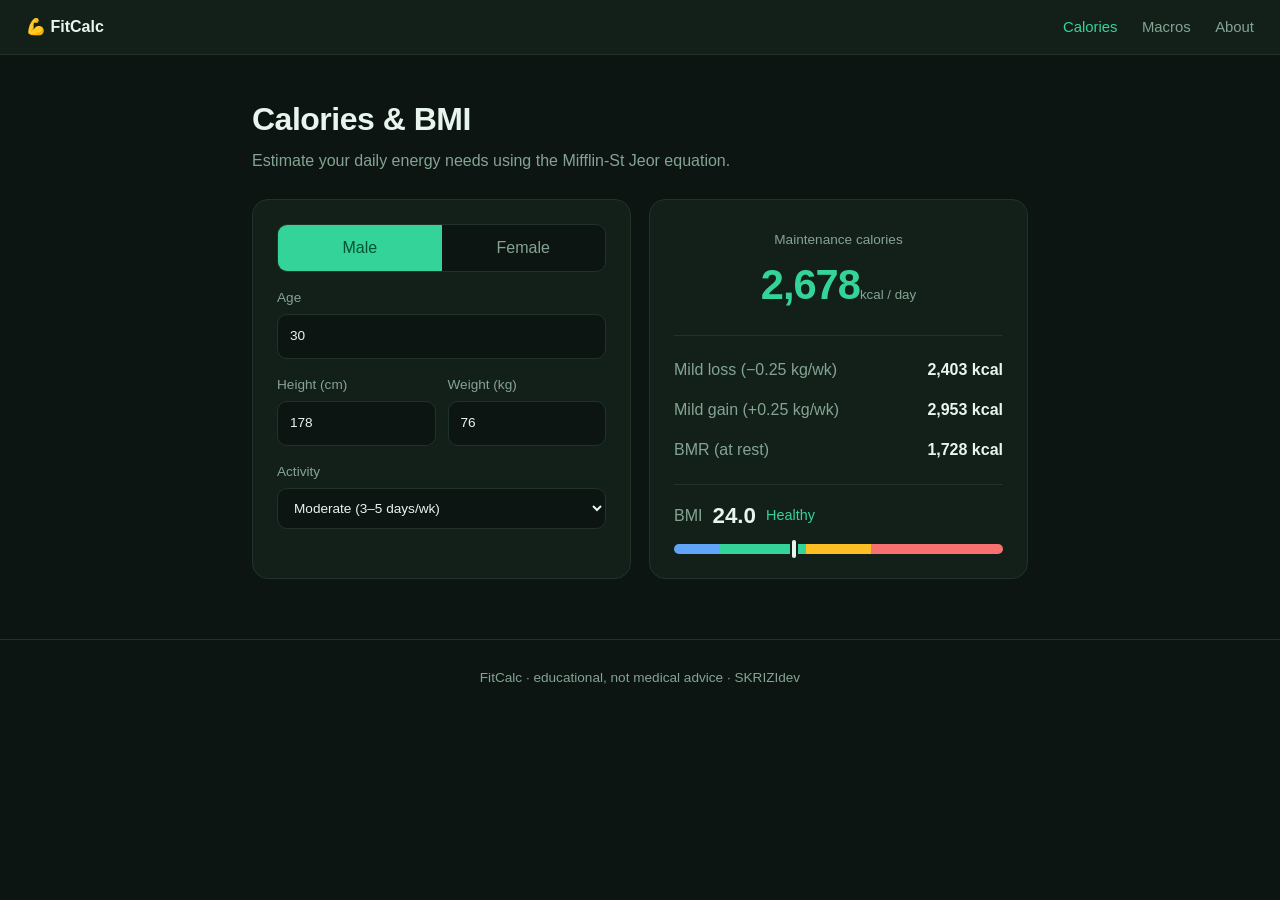
<file: index.html>
<!DOCTYPE html>
<html lang="en">
<head>
<meta charset="UTF-8">
<meta name="viewport" content="width=device-width, initial-scale=1.0">
<title>Health Calculator — BMI & daily calories</title>
<link rel="stylesheet" href="css/style.css">
</head>
<body>
<header class="topbar">
  <a class="brand" href="index.html">💪 FitCalc</a>
  <nav>
    <a href="index.html" class="active">Calories</a>
    <a href="macros.html">Macros</a>
    <a href="about.html">About</a>
  </nav>
</header>
<main class="wrap">
  <h1 class="title">Calories & BMI</h1>
  <p class="sub">Estimate your daily energy needs using the Mifflin-St Jeor equation.</p>
  <div class="cols">
    <section class="card">
      <div class="seg" id="sex"><button class="on" data-v="m">Male</button><button data-v="f">Female</button></div>
      <label>Age <input id="age" type="number" value="30"></label>
      <div class="two">
        <label>Height (cm) <input id="height" type="number" value="178"></label>
        <label>Weight (kg) <input id="weight" type="number" value="76"></label>
      </div>
      <label>Activity
        <select id="activity">
          <option value="1.2">Sedentary (little exercise)</option>
          <option value="1.375">Light (1–3 days/wk)</option>
          <option value="1.55" selected>Moderate (3–5 days/wk)</option>
          <option value="1.725">Active (6–7 days/wk)</option>
          <option value="1.9">Very active (physical job)</option>
        </select>
      </label>
    </section>
    <section class="card result">
      <div class="big"><span>Maintenance calories</span><strong id="tdee">0</strong><small>kcal / day</small></div>
      <div class="row"><span>Mild loss (−0.25 kg/wk)</span><b id="loss">0</b></div>
      <div class="row"><span>Mild gain (+0.25 kg/wk)</span><b id="gain">0</b></div>
      <div class="row"><span>BMR (at rest)</span><b id="bmr">0</b></div>
      <div class="bmi"><span>BMI</span><b id="bmi">0</b><em id="bmiCat">—</em></div>
      <div class="bmi-scale"><div class="bmi-marker" id="bmiMarker"></div></div>
    </section>
  </div>
</main>
<footer class="foot">FitCalc · educational, not medical advice · SKRIZIdev</footer>
<script src="js/calc.js"></script>
</body>
</html>
</file>
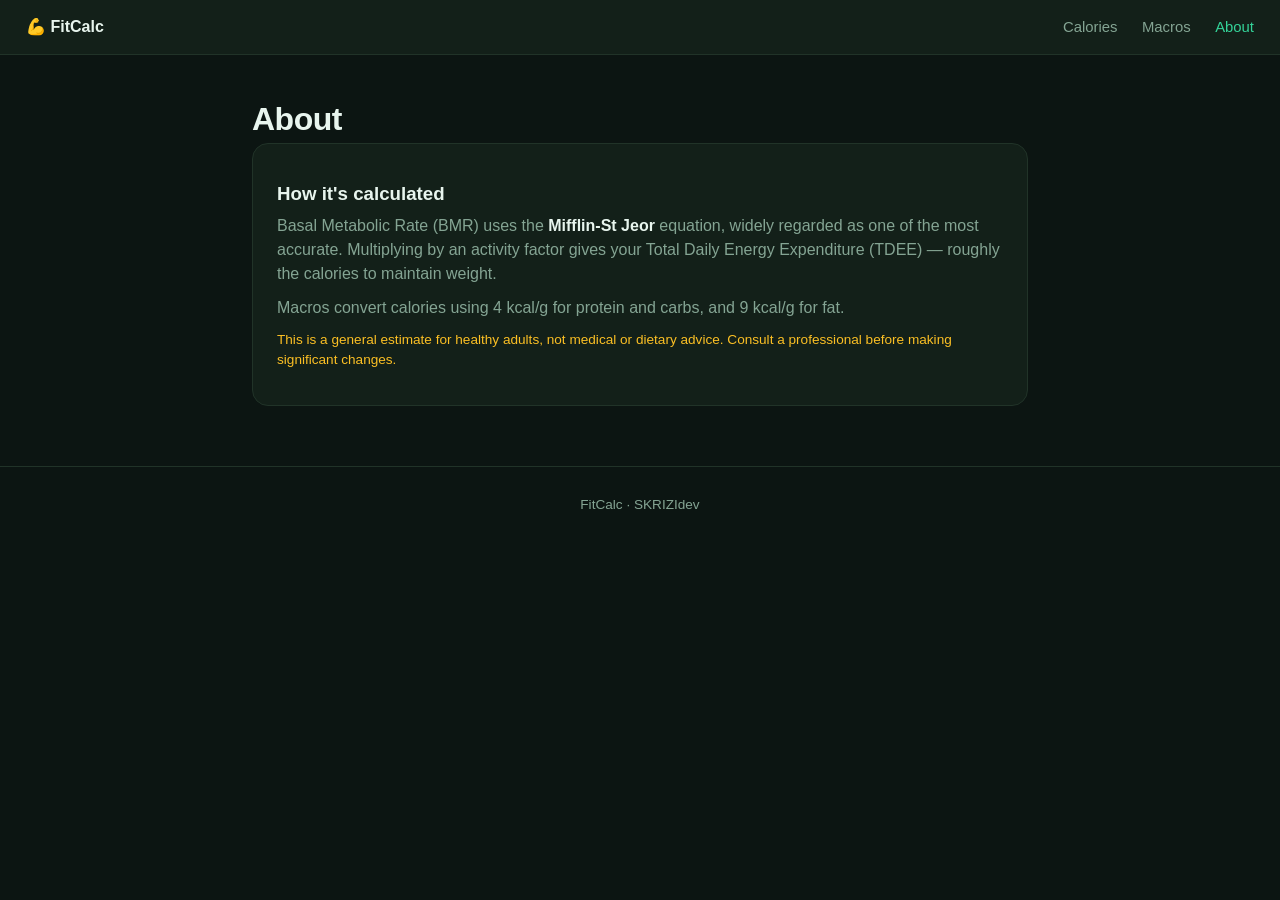
<file: about.html>
<!DOCTYPE html>
<html lang="en">
<head>
<meta charset="UTF-8">
<meta name="viewport" content="width=device-width, initial-scale=1.0">
<title>About — FitCalc</title>
<link rel="stylesheet" href="css/style.css">
</head>
<body>
<header class="topbar">
  <a class="brand" href="index.html">💪 FitCalc</a>
  <nav>
    <a href="index.html">Calories</a>
    <a href="macros.html">Macros</a>
    <a href="about.html" class="active">About</a>
  </nav>
</header>
<main class="wrap">
  <h1 class="title">About</h1>
  <section class="card prose">
    <h3>How it's calculated</h3>
    <p>Basal Metabolic Rate (BMR) uses the <b>Mifflin-St Jeor</b> equation, widely regarded as one of the most accurate. Multiplying by an activity factor gives your Total Daily Energy Expenditure (TDEE) — roughly the calories to maintain weight.</p>
    <p>Macros convert calories using 4 kcal/g for protein and carbs, and 9 kcal/g for fat.</p>
    <p class="warn">This is a general estimate for healthy adults, not medical or dietary advice. Consult a professional before making significant changes.</p>
  </section>
</main>
<footer class="foot">FitCalc · SKRIZIdev</footer>
</body>
</html>
</file>
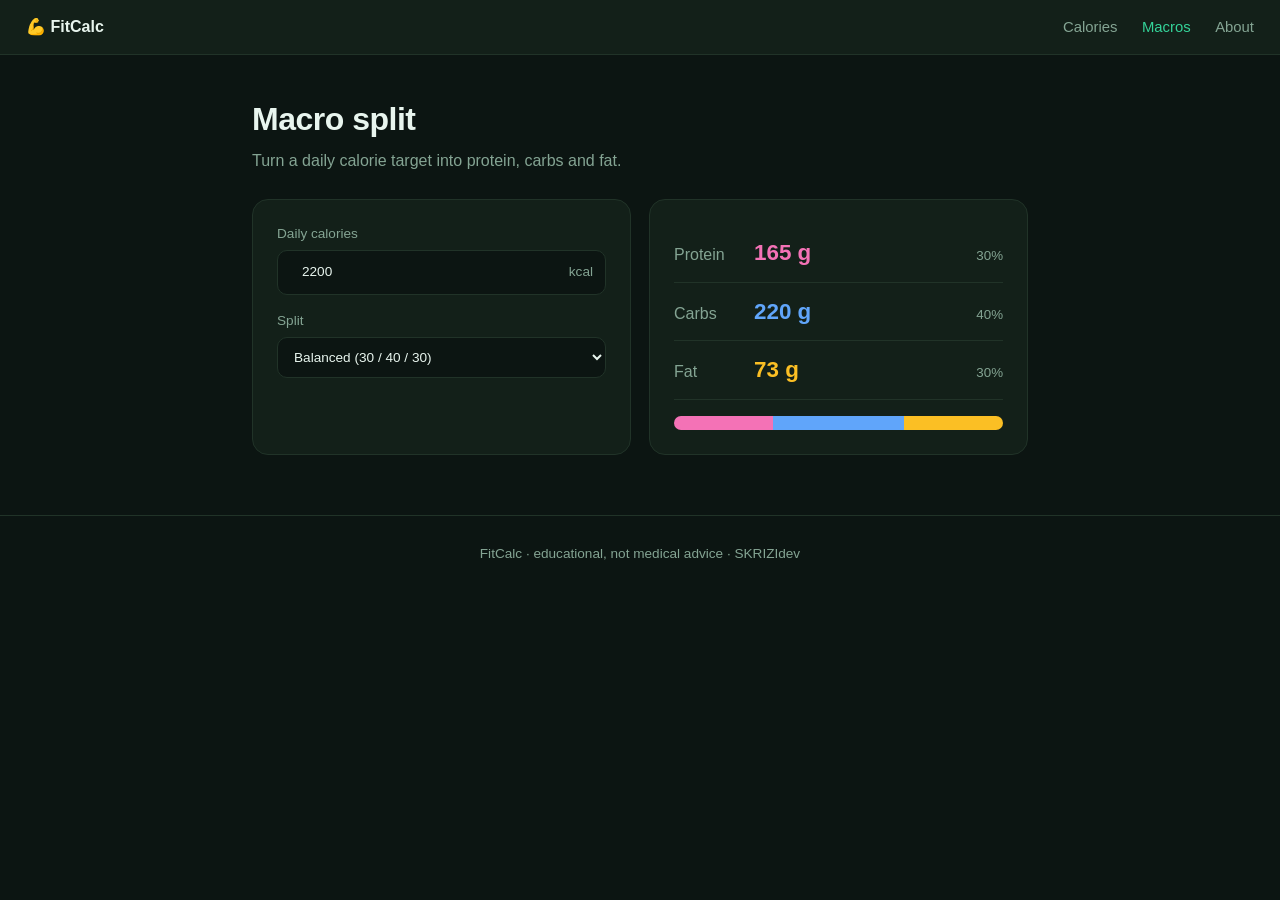
<file: macros.html>
<!DOCTYPE html>
<html lang="en">
<head>
<meta charset="UTF-8">
<meta name="viewport" content="width=device-width, initial-scale=1.0">
<title>Macros — FitCalc</title>
<link rel="stylesheet" href="css/style.css">
</head>
<body>
<header class="topbar">
  <a class="brand" href="index.html">💪 FitCalc</a>
  <nav>
    <a href="index.html">Calories</a>
    <a href="macros.html" class="active">Macros</a>
    <a href="about.html">About</a>
  </nav>
</header>
<main class="wrap">
  <h1 class="title">Macro split</h1>
  <p class="sub">Turn a daily calorie target into protein, carbs and fat.</p>
  <div class="cols">
    <section class="card">
      <label>Daily calories <div class="ip"><input id="cals" type="number" value="2200"><span>kcal</span></div></label>
      <label>Split
        <select id="split">
          <option value="30,40,30">Balanced (30 / 40 / 30)</option>
          <option value="40,30,30">High protein (40 / 30 / 30)</option>
          <option value="30,50,20">High carb (30 / 50 / 20)</option>
          <option value="35,25,40">Low carb (35 / 25 / 40)</option>
        </select>
      </label>
    </section>
    <section class="card">
      <div class="macro p"><span>Protein</span><b id="protein">0 g</b><small id="pc">0%</small></div>
      <div class="macro c"><span>Carbs</span><b id="carbs">0 g</b><small id="cc">0%</small></div>
      <div class="macro f"><span>Fat</span><b id="fat">0 g</b><small id="fc">0%</small></div>
      <div class="bar" id="bar"></div>
    </section>
  </div>
</main>
<footer class="foot">FitCalc · educational, not medical advice · SKRIZIdev</footer>
<script src="js/macros.js"></script>
</body>
</html>
</file>
<file: css/style.css>
:root{
  --bg:#0c1512; --panel:#132019; --line:#213328; --txt:#e8f5ee; --muted:#84a493; --accent:#34d399;
  --p:#f472b6; --c:#60a5fa; --f:#fbbf24;
}
*{box-sizing:border-box;margin:0;padding:0}
body{font-family:-apple-system,BlinkMacSystemFont,"Segoe UI",Roboto,sans-serif;background:var(--bg);color:var(--txt);line-height:1.5}
a{color:inherit;text-decoration:none}
.topbar{display:flex;align-items:center;justify-content:space-between;padding:15px 26px;background:var(--panel);border-bottom:1px solid var(--line);position:sticky;top:0;z-index:10}
.brand{font-weight:700}
nav a{color:var(--muted);margin-left:20px;font-size:.93rem}
nav a:hover,nav a.active{color:var(--accent)}
.wrap{max-width:820px;margin:0 auto;padding:40px 22px 60px}
.title{font-size:2rem;letter-spacing:-.5px}
.sub{color:var(--muted);margin:6px 0 26px}
.cols{display:grid;grid-template-columns:1fr 1fr;gap:18px}
.card{background:var(--panel);border:1px solid var(--line);border-radius:16px;padding:24px}
label{display:block;font-size:.85rem;color:var(--muted);margin-bottom:16px}
input,select{font:inherit;width:100%;background:var(--bg);color:var(--txt);border:1px solid var(--line);border-radius:10px;padding:11px 12px;margin-top:6px}
input:focus,select:focus{outline:2px solid var(--accent);outline-offset:-1px}
.two{display:grid;grid-template-columns:1fr 1fr;gap:12px}
.ip{display:flex;align-items:center;gap:6px;margin-top:6px;background:var(--bg);border:1px solid var(--line);border-radius:10px;padding:0 12px}
.ip input{border:none;background:transparent;margin:0} .ip span{color:var(--muted)}
.seg{display:flex;gap:0;margin-bottom:16px;border:1px solid var(--line);border-radius:10px;overflow:hidden}
.seg button{flex:1;background:var(--bg);color:var(--muted);border:none;padding:11px;font:inherit;cursor:pointer}
.seg button.on{background:var(--accent);color:#053}
.result{display:flex;flex-direction:column}
.big{text-align:center;padding:6px 0 18px;border-bottom:1px solid var(--line);margin-bottom:14px}
.big span{display:block;color:var(--muted);font-size:.85rem;margin-bottom:4px}
.big strong{font-size:2.6rem;letter-spacing:-1px;color:var(--accent)}
.big small{color:var(--muted)}
.row{display:flex;justify-content:space-between;padding:8px 0;color:var(--muted)}
.row b{color:var(--txt)}
.bmi{display:flex;align-items:center;gap:10px;margin-top:14px;padding-top:14px;border-top:1px solid var(--line)}
.bmi span{color:var(--muted)} .bmi b{font-size:1.4rem} .bmi em{color:var(--accent);font-style:normal;font-size:.9rem}
.macro{display:flex;align-items:baseline;gap:10px;padding:12px 0;border-bottom:1px solid var(--line)}
.macro span{width:70px;color:var(--muted)}
.macro b{font-size:1.4rem} .macro small{color:var(--muted);margin-left:auto}
.macro.p b{color:var(--p)} .macro.c b{color:var(--c)} .macro.f b{color:var(--f)}
.bar{height:14px;border-radius:8px;margin-top:16px;display:flex;overflow:hidden}
.prose h3{margin:12px 0 6px} .prose p{color:var(--muted);margin-bottom:10px} .prose b{color:var(--txt)}
.warn{color:#fbbf24!important;font-size:.85rem}
.foot{text-align:center;color:var(--muted);padding:28px;font-size:.85rem;border-top:1px solid var(--line)}
@media(max-width:640px){.cols{grid-template-columns:1fr}.title{font-size:1.6rem}}

/* ---- enhancements: BMI scale, animations ---- */
@keyframes riseIn{from{opacity:0;transform:translateY(18px)}to{opacity:1;transform:none}}
.title,.sub,.cols{opacity:0;animation:riseIn .55s cubic-bezier(.2,.8,.3,1) both}
.sub{animation-delay:.06s}.cols{animation-delay:.12s}
.cols .card{transition:transform .2s}.cols .card:hover{transform:translateY(-3px)}
input:focus,select:focus{box-shadow:0 0 0 3px rgba(52,211,153,.14)}
.seg button{transition:background .2s}
.bmi-scale{position:relative;height:10px;border-radius:6px;margin-top:12px;
  background:linear-gradient(90deg,#60a5fa 0 14%,#34d399 14% 40%,#fbbf24 40% 60%,#f87171 60% 100%)}
.bmi-marker{position:absolute;top:-4px;width:4px;height:18px;background:var(--txt);border-radius:3px;box-shadow:0 0 0 2px var(--panel);transition:left .5s cubic-bezier(.2,.9,.3,1);left:40%}
.bar{transition:none}
.macro b{transition:color .2s}
button{transition:transform .1s}
</file>
